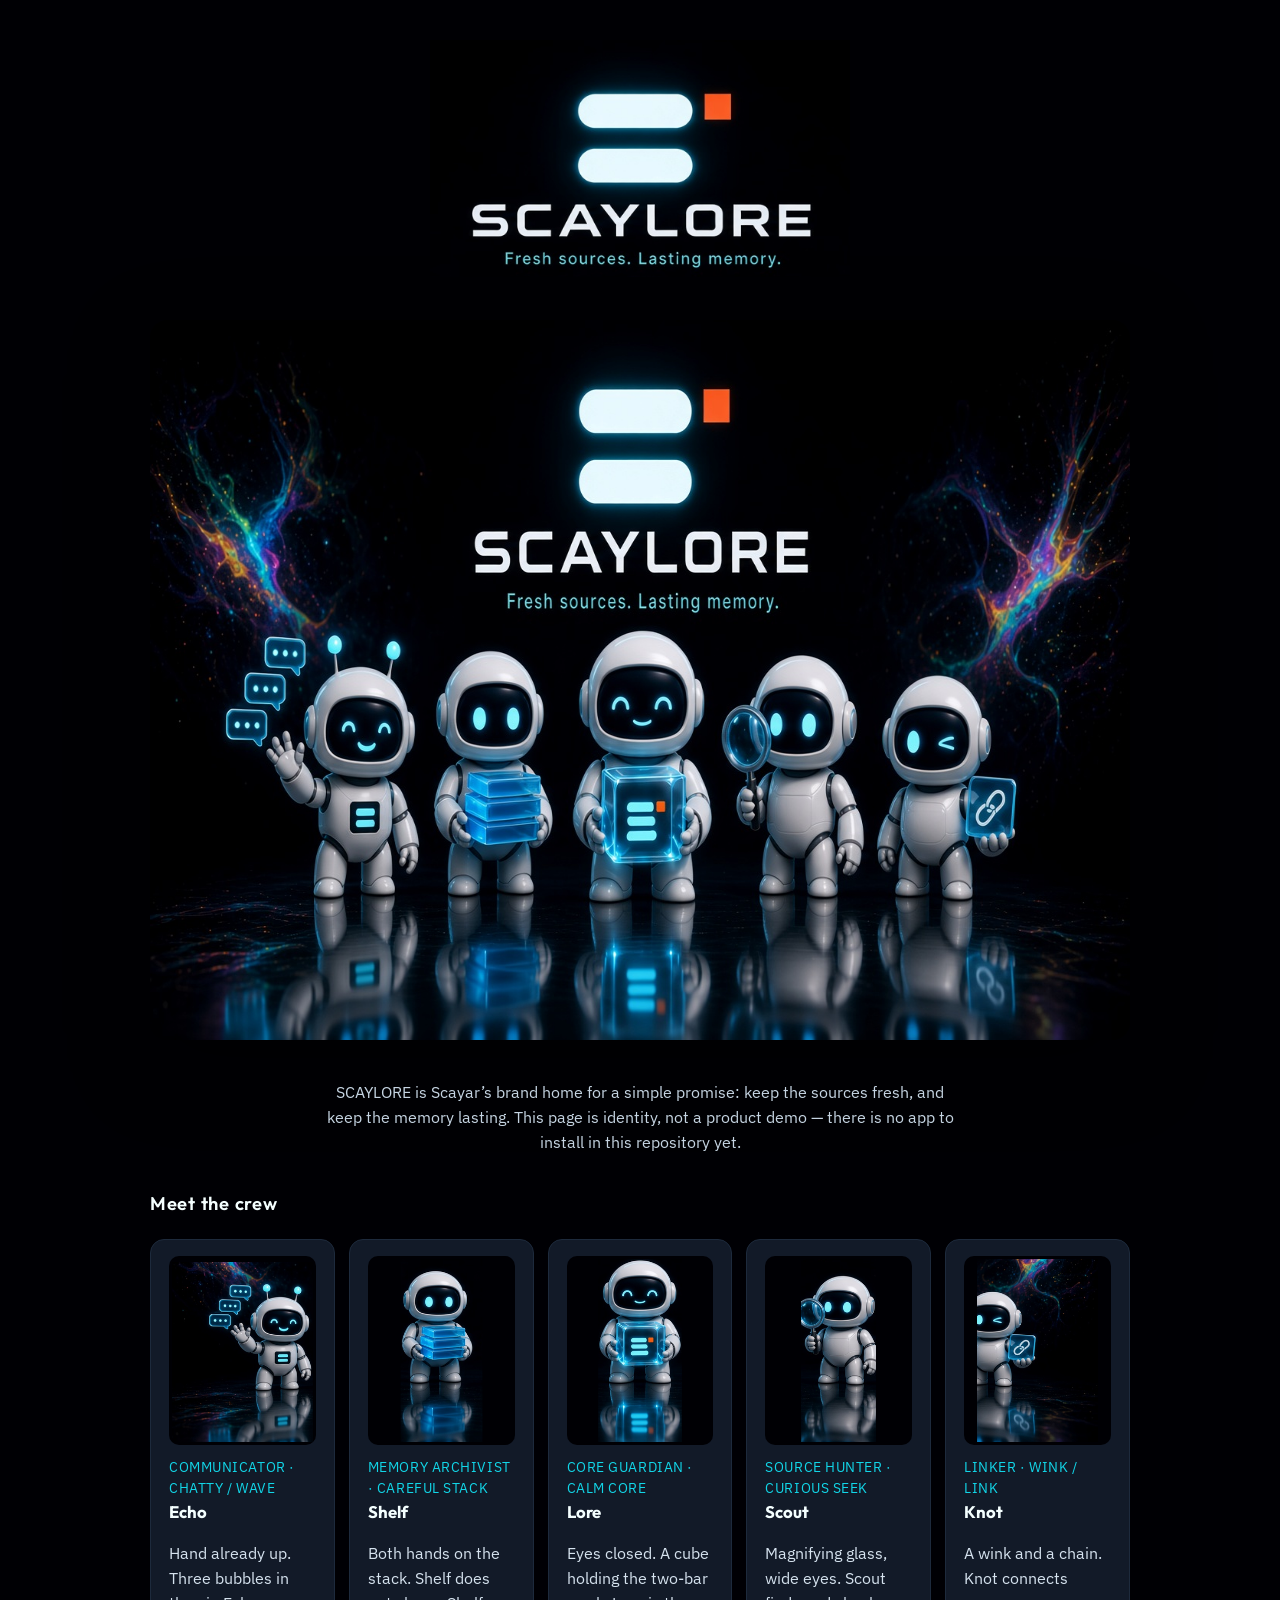
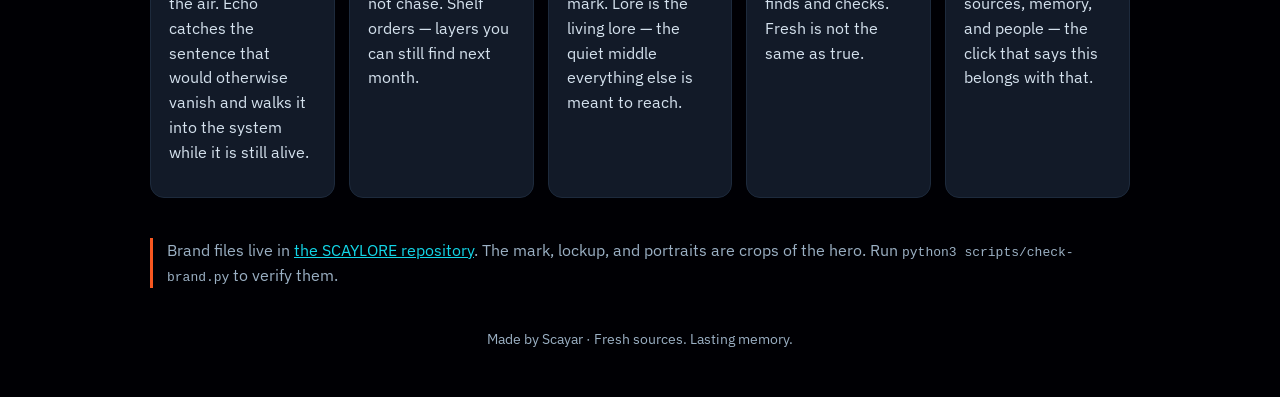
<file: docs/index.html>
<!DOCTYPE html>
<html lang="en">
  <head>
    <meta charset="utf-8" />
    <meta name="viewport" content="width=device-width, initial-scale=1" />
    <title>SCAYLORE — Fresh sources. Lasting memory.</title>
    <meta
      name="description"
      content="SCAYLORE is Scayar’s brand home for a simple promise: keep the sources fresh, and keep the memory lasting. Meet Echo, Shelf, Lore, Scout, and Knot."
    />
    <meta property="og:title" content="SCAYLORE — Fresh sources. Lasting memory." />
    <meta
      property="og:description"
      content="Brand home for the SCAYLORE mark and crew. No app to install in this repository yet."
    />
    <meta property="og:image" content="brand/og.png" />
    <meta name="twitter:card" content="summary_large_image" />
    <link rel="icon" href="brand/favicon.ico" sizes="any" />
    <link rel="icon" type="image/png" href="brand/favicon-32.png" sizes="32x32" />
    <link rel="apple-touch-icon" href="brand/apple-touch-icon.png" />
    <link rel="preconnect" href="https://fonts.googleapis.com" />
    <link rel="preconnect" href="https://fonts.gstatic.com" crossorigin />
    <link
      href="https://fonts.googleapis.com/css2?family=Outfit:wght@400;500;600;700&family=IBM+Plex+Sans:wght@400;500&display=swap"
      rel="stylesheet"
    />
    <style>
      :root {
        --night: #0b1220;
        --ink: #000004;
        --paper: #f4ffff;
        --mute: #9bb0c4;
        --signal: #12d6e8;
        --ember: #f85720;
        --card: #121a28;
      }
      * {
        box-sizing: border-box;
      }
      html,
      body {
        margin: 0;
        padding: 0;
        background: var(--ink);
        color: var(--paper);
        font-family: "IBM Plex Sans", system-ui, sans-serif;
      }
      body {
        line-height: 1.55;
      }
      header,
      main,
      footer {
        width: min(980px, calc(100% - 32px));
        margin-inline: auto;
      }
      header {
        padding: 40px 0 8px;
        text-align: center;
      }
      .lockup {
        width: min(420px, 100%);
        height: auto;
      }
      h1 {
        position: absolute;
        width: 1px;
        height: 1px;
        overflow: hidden;
        clip: rect(0 0 0 0);
      }
      .hero {
        width: 100%;
        border-radius: 18px;
        display: block;
        margin: 28px auto 40px;
        box-shadow: 0 24px 80px rgba(0, 0, 0, 0.45);
      }
      h2 {
        font-family: Outfit, sans-serif;
        font-weight: 600;
        letter-spacing: 0.04em;
        font-size: 1.15rem;
        margin: 36px 0 12px;
      }
      p {
        color: #d5e2ee;
      }
      .lede {
        max-width: 640px;
        margin: 0 auto 8px;
        text-align: center;
        color: #c5d4e2;
      }
      .crew {
        display: grid;
        gap: 14px;
        margin: 20px 0 40px;
      }
      article {
        background: var(--card);
        border: 1px solid #1d2a3c;
        border-radius: 14px;
        padding: 16px 18px;
      }
      article img {
        width: min(100%, 280px);
        height: auto;
        border-radius: 10px;
        display: block;
        margin: 0 auto 12px;
        background: #000004;
      }
      article h3 {
        font-family: Outfit, sans-serif;
        margin: 0 0 6px;
        font-size: 1.05rem;
      }
      article .role {
        color: var(--signal);
        font-size: 0.86rem;
        letter-spacing: 0.04em;
        text-transform: uppercase;
      }
      .note {
        border-left: 3px solid var(--ember);
        padding-left: 14px;
        color: var(--mute);
      }
      a {
        color: var(--signal);
      }
      footer {
        padding: 24px 0 48px;
        color: var(--mute);
        font-size: 0.9rem;
        text-align: center;
      }
      @media (min-width: 720px) {
        .crew {
          grid-template-columns: 1fr 1fr;
        }
      }
      @media (min-width: 960px) {
        .crew {
          grid-template-columns: repeat(5, 1fr);
        }
      }
    </style>
  </head>
  <body>
    <header>
      <img
        class="lockup"
        src="brand/lockup.png"
        alt="SCAYLORE — two horizontal rounded bars, orange square, wordmark, Fresh sources. Lasting memory."
        width="420"
        height="237"
      />
      <h1>SCAYLORE</h1>
    </header>
    <main>
      <img
        class="hero"
        src="brand/scaylore-heroes.png"
        alt="The SCAYLORE crew: Echo, Shelf, Lore, Scout, and Knot"
        width="1280"
        height="720"
      />
      <p class="lede">
        SCAYLORE is Scayar’s brand home for a simple promise: keep the sources
        fresh, and keep the memory lasting. This page is identity, not a product
        demo — there is no app to install in this repository yet.
      </p>

      <h2>Meet the crew</h2>
      <div class="crew">
        <article>
          <img src="brand/crew/echo.png" alt="Echo waving with three chat bubbles" width="280" height="360" />
          <div class="role">Communicator · chatty / wave</div>
          <h3>Echo</h3>
          <p>
            Hand already up. Three bubbles in the air. Echo catches the sentence
            that would otherwise vanish and walks it into the system while it is
            still alive.
          </p>
        </article>
        <article>
          <img src="brand/crew/shelf.png" alt="Shelf holding a careful stack of slabs" width="280" height="360" />
          <div class="role">Memory archivist · careful stack</div>
          <h3>Shelf</h3>
          <p>
            Both hands on the stack. Shelf does not chase. Shelf orders — layers
            you can still find next month.
          </p>
        </article>
        <article>
          <img src="brand/crew/lore.png" alt="Lore holding the calm core cube" width="280" height="360" />
          <div class="role">Core guardian · calm core</div>
          <h3>Lore</h3>
          <p>
            Eyes closed. A cube holding the two-bar mark. Lore is the living
            lore — the quiet middle everything else is meant to reach.
          </p>
        </article>
        <article>
          <img src="brand/crew/scout.png" alt="Scout seeking with a magnifying glass" width="280" height="360" />
          <div class="role">Source hunter · curious seek</div>
          <h3>Scout</h3>
          <p>
            Magnifying glass, wide eyes. Scout finds and checks. Fresh is not
            the same as true.
          </p>
        </article>
        <article>
          <img src="brand/crew/knot.png" alt="Knot winking with a chain-link tile" width="280" height="360" />
          <div class="role">Linker · wink / link</div>
          <h3>Knot</h3>
          <p>
            A wink and a chain. Knot connects sources, memory, and people —
            the click that says this belongs with that.
          </p>
        </article>
      </div>

      <p class="note">
        Brand files live in
        <a href="https://github.com/Scayar/SCAYLORE">the SCAYLORE repository</a>.
        The mark, lockup, and portraits are crops of the hero. Run
        <code>python3 scripts/check-brand.py</code> to verify them.
      </p>
    </main>
    <footer>Made by Scayar · Fresh sources. Lasting memory.</footer>
  </body>
</html>
</file>
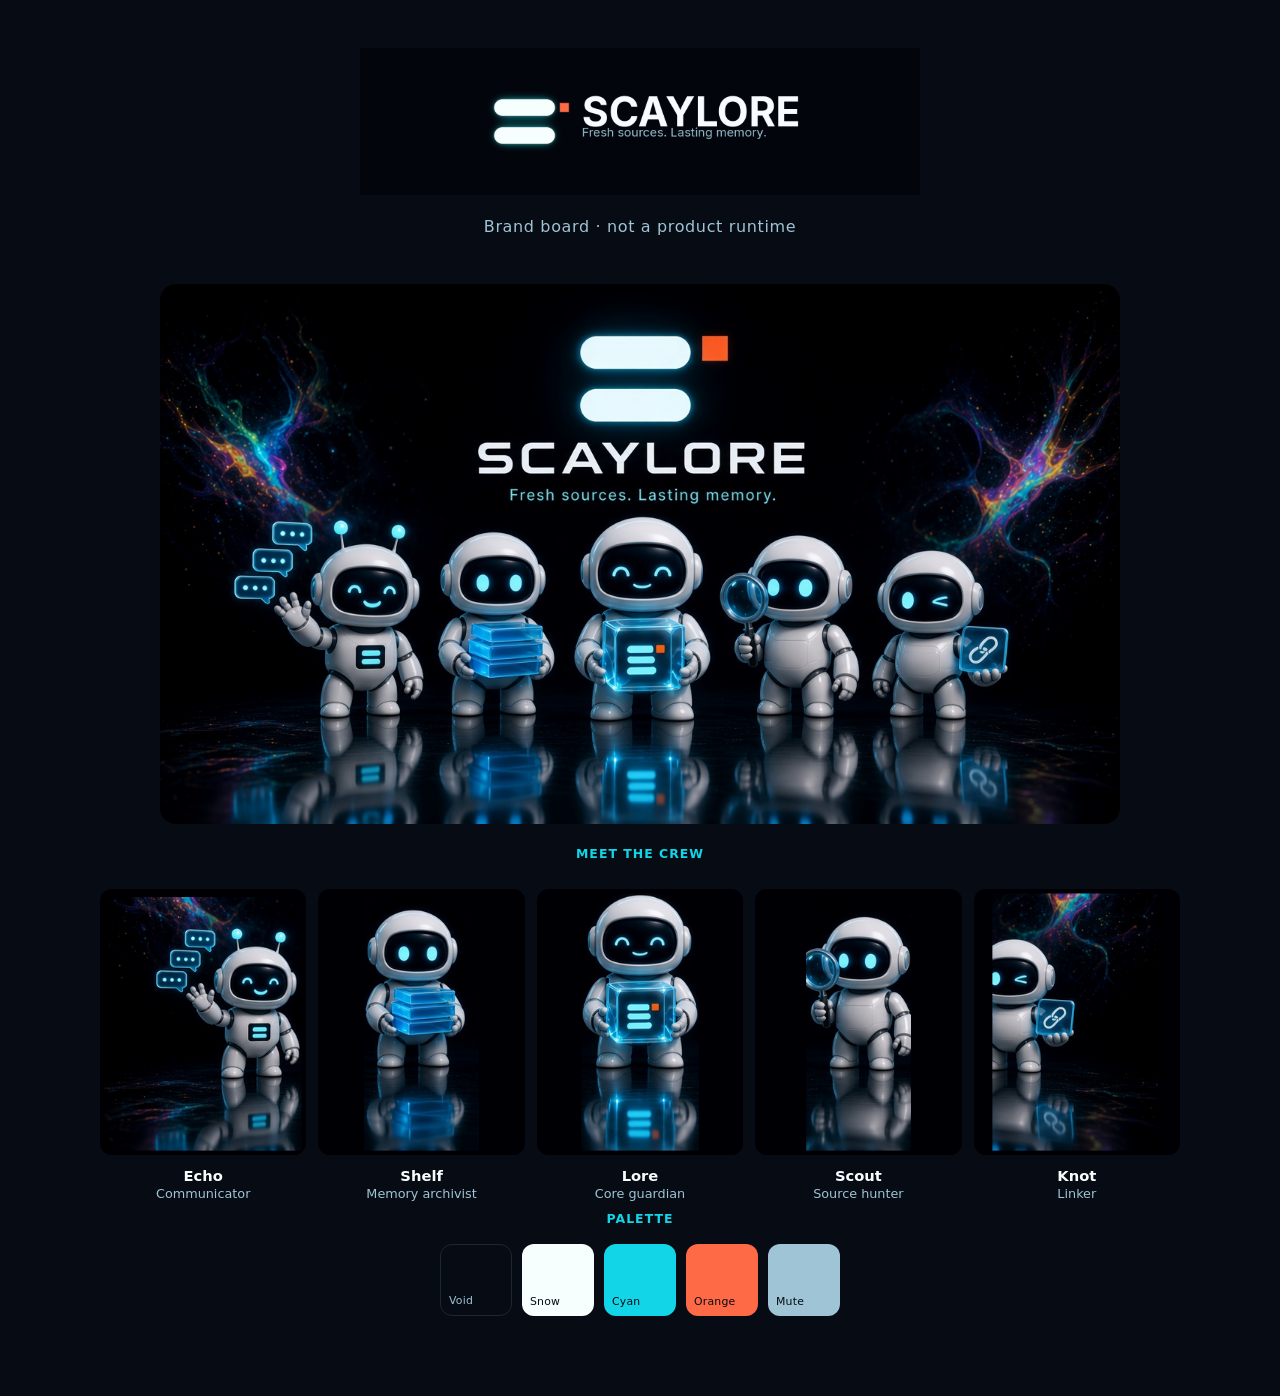
<file: docs/brand/index.html>
<!DOCTYPE html>
<html lang="en">
<head>
  <meta charset="utf-8" />
  <meta name="viewport" content="width=device-width, initial-scale=1" />
  <title>SCAYLORE — Fresh sources. Lasting memory.</title>
  <meta name="description" content="SCAYLORE brand home. Fresh sources. Lasting memory. Meet Echo, Shelf, Lore, Scout, and Knot." />
  <meta property="og:title" content="SCAYLORE" />
  <meta property="og:description" content="Fresh sources. Lasting memory." />
  <meta property="og:image" content="./social-preview.png" />
  <link rel="icon" href="./favicon.png" type="image/png" />
  <link rel="apple-touch-icon" href="./apple-touch-icon.png" />
  <link rel="stylesheet" href="./tokens.css" />
  <style>
    html, body {
      margin: 0;
      background: var(--scaylore-void);
      color: var(--scaylore-ink);
      font-family: Inter, ui-sans-serif, system-ui, sans-serif;
    }
    body {
      max-width: 1080px;
      margin: 0 auto;
      padding: 48px 20px 80px;
    }
    header, section { text-align: center; }
    .lockup { width: min(560px, 92vw); height: auto; }
    .hero { width: min(960px, 100%); height: auto; margin: 28px 0 8px; border-radius: 16px; }
    .tag { color: var(--scaylore-mute); letter-spacing: 0.04em; }
    h1 { font-size: 0; height: 0; overflow: hidden; }
    h2 { font-weight: 600; letter-spacing: 0.08em; text-transform: uppercase; font-size: 0.78rem; color: var(--scaylore-cyan); }
    p { line-height: 1.55; color: #d5e6ee; }
    .crew {
      display: grid;
      grid-template-columns: repeat(5, minmax(0, 1fr));
      gap: 12px;
      margin-top: 28px;
    }
    figure { margin: 0; }
    figure img {
      width: 100%;
      aspect-ratio: 7 / 9;
      object-fit: cover;
      object-position: center bottom;
      border-radius: 12px;
      background: #05080f;
    }
    figcaption { margin-top: 8px; font-size: 0.92rem; }
    figcaption strong { display: block; }
    figcaption span { color: var(--scaylore-mute); font-size: 0.8rem; }
    .swatches { display: flex; justify-content: center; gap: 10px; flex-wrap: wrap; margin: 18px 0 0; }
    .swatch {
      width: 72px; height: 72px; border-radius: 12px;
      display: grid; place-items: end start; padding: 8px; box-sizing: border-box;
      font-size: 0.68rem; letter-spacing: 0.02em;
    }
    @media (max-width: 800px) {
      .crew { grid-template-columns: repeat(2, minmax(0, 1fr)); }
    }
  </style>
</head>
<body>
  <header>
    <h1>SCAYLORE</h1>
    <img class="lockup" src="./scaylore-lockup.png" alt="SCAYLORE — Fresh sources. Lasting memory." />
    <p class="tag">Brand board · not a product runtime</p>
  </header>

  <section>
    <img class="hero" src="./scaylore-heroes.png" alt="Echo, Shelf, Lore, Scout, and Knot standing under the SCAYLORE mark" />
  </section>

  <section>
    <h2>Meet the crew</h2>
    <div class="crew">
      <figure>
        <img src="./crew/echo.png" alt="Echo" />
        <figcaption><strong>Echo</strong><span>Communicator</span></figcaption>
      </figure>
      <figure>
        <img src="./crew/shelf.png" alt="Shelf" />
        <figcaption><strong>Shelf</strong><span>Memory archivist</span></figcaption>
      </figure>
      <figure>
        <img src="./crew/lore.png" alt="Lore" />
        <figcaption><strong>Lore</strong><span>Core guardian</span></figcaption>
      </figure>
      <figure>
        <img src="./crew/scout.png" alt="Scout" />
        <figcaption><strong>Scout</strong><span>Source hunter</span></figcaption>
      </figure>
      <figure>
        <img src="./crew/knot.png" alt="Knot" />
        <figcaption><strong>Knot</strong><span>Linker</span></figcaption>
      </figure>
    </div>
  </section>

  <section>
    <h2>Palette</h2>
    <div class="swatches">
      <div class="swatch" style="background:#070b14;border:1px solid #1b2836;color:#9ec4d6">Void</div>
      <div class="swatch" style="background:#f7fefe;color:#070b14">Snow</div>
      <div class="swatch" style="background:#12d6e8;color:#070b14">Cyan</div>
      <div class="swatch" style="background:#fd6a45;color:#070b14">Orange</div>
      <div class="swatch" style="background:#9ec4d6;color:#070b14">Mute</div>
    </div>
  </section>
</body>
</html>
</file>
<file: docs/brand/tokens.css>
:root {
  --scaylore-void: #070b14;
  --scaylore-ink: #f7fefe;
  --scaylore-cyan: #12d6e8;
  --scaylore-orange: #fd6a45;
  --scaylore-mute: #9ec4d6;
}
</file>
